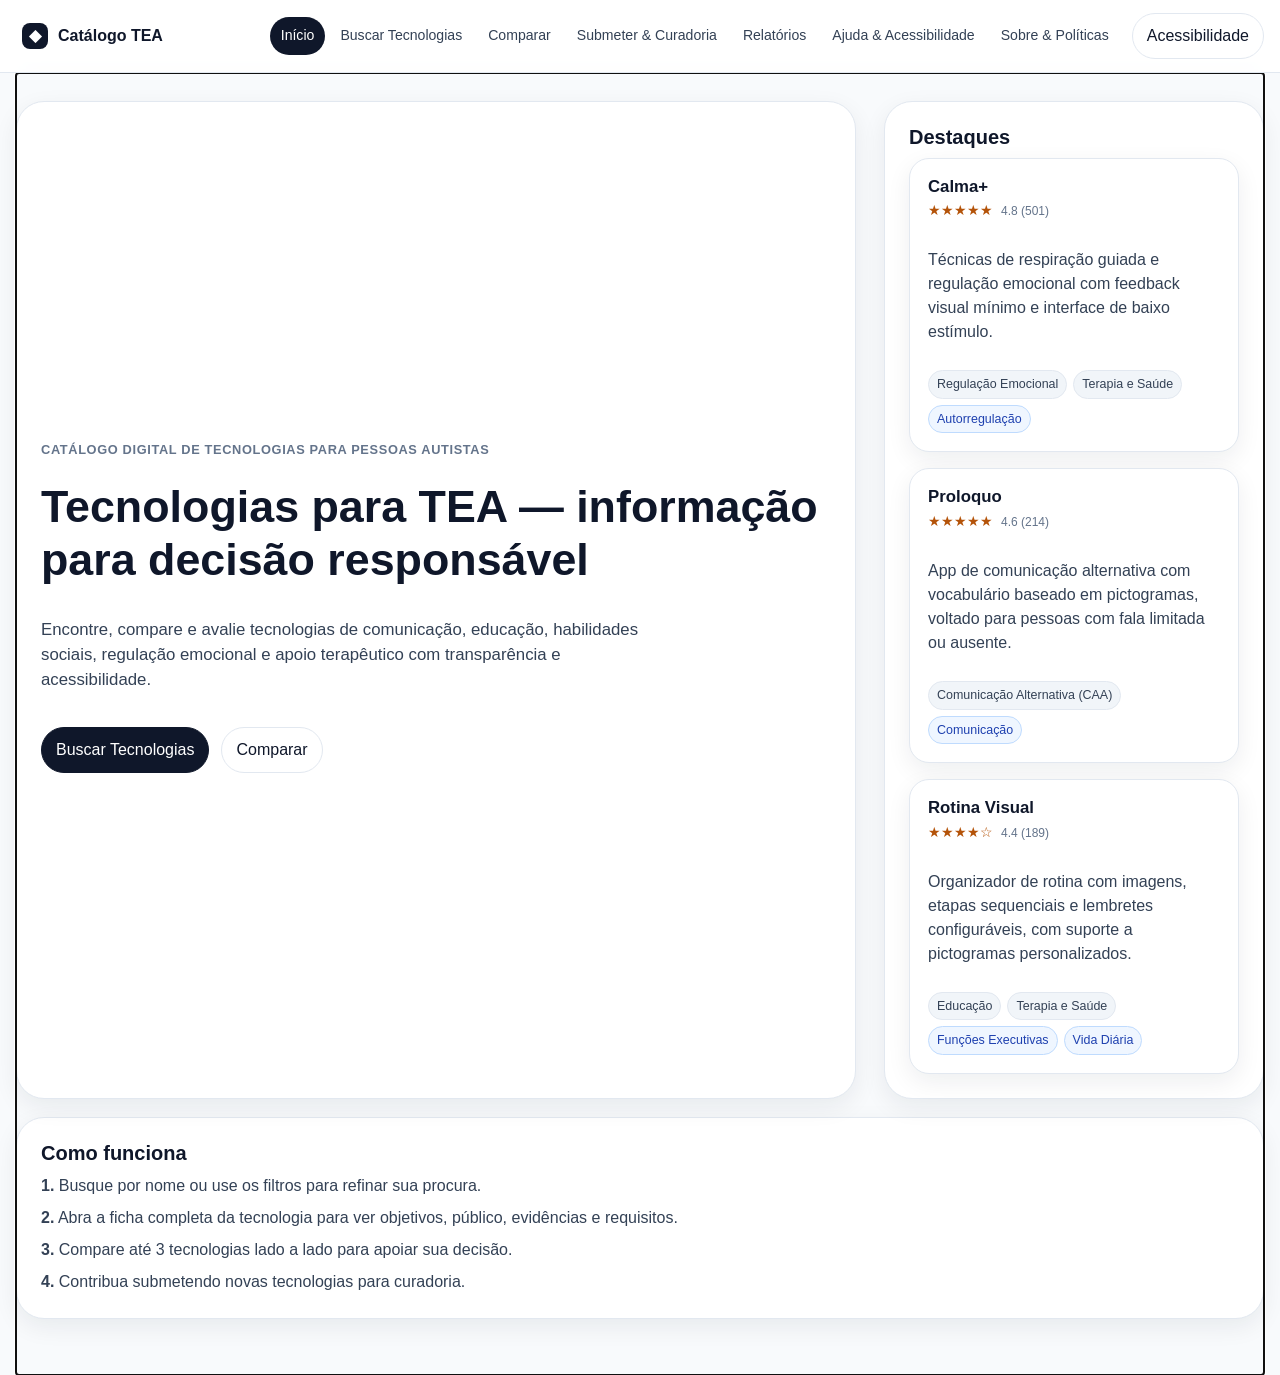
<file: docs/index.html>
<!DOCTYPE html>
<html lang="pt-BR">
<head>
  <meta charset="UTF-8">
  <meta name="viewport" content="width=device-width, initial-scale=1.0">
  <meta name="description" content="Catálogo digital de tecnologias para pessoas autistas — buscar, comparar e avaliar.">
  <title>Catálogo TEA</title>
  <link rel="stylesheet" href="styles.css">
</head>
<body>
  <a class="skip-link" href="#conteudo">Pular para o conteúdo principal</a>

  <header class="app-header">
    <div class="container header-inner">
      <button class="brand" data-route="inicio" aria-label="Ir para a página inicial">
        <span class="brand-icon" aria-hidden="true">◆</span>
        <span>Catálogo TEA</span>
      </button>
      <button class="menu-toggle" id="menuToggle" aria-expanded="false" aria-controls="mainNav">Menu</button>
      <nav id="mainNav" class="main-nav" aria-label="Navegação principal">
        <button data-route="inicio" class="nav-link">Início</button>
        <button data-route="buscar" class="nav-link">Buscar Tecnologias</button>
        <button data-route="comparar" class="nav-link">Comparar</button>
        <button data-route="submeter" class="nav-link">Submeter & Curadoria</button>
        <button data-route="relatorios" class="nav-link">Relatórios</button>
        <button data-route="ajuda" class="nav-link">Ajuda & Acessibilidade</button>
        <button data-route="sobre" class="nav-link">Sobre & Políticas</button>
      </nav>
      <button id="openPrefs" class="button button-secondary" aria-label="Preferências de acessibilidade">Acessibilidade</button>
    </div>
  </header>

  <div id="focusBanner" class="focus-banner hidden">Modo foco ativo: a interface está exibindo menos distrações.</div>

  <main id="conteudo" class="container app-main" tabindex="-1">

    <!-- ==================== INÍCIO ==================== -->
    <section id="viewInicio" class="view active" aria-labelledby="inicioTitle">
      <div class="hero">
        <div class="hero-content">
          <p class="eyebrow">Catálogo digital de tecnologias para pessoas autistas</p>
          <h1 id="inicioTitle">Tecnologias para TEA — informação para decisão responsável</h1>
          <p class="hero-text">Encontre, compare e avalie tecnologias de comunicação, educação, habilidades sociais, regulação emocional e apoio terapêutico com transparência e acessibilidade.</p>
          <div class="hero-actions">
            <button class="button button-primary" data-route="buscar">Buscar Tecnologias</button>
            <button class="button button-secondary" data-route="comparar">Comparar</button>
          </div>
        </div>
        <aside class="hero-panel" aria-label="Tecnologias em destaque">
          <h2>Destaques</h2>
          <div id="homeHighlights" class="apps-grid"></div>
        </aside>
      </div>
      <div class="card" style="margin-top:18px">
        <h2>Como funciona</h2>
        <div class="feature-list">
          <p><strong>1.</strong> Busque por nome ou use os filtros para refinar sua procura.</p>
          <p><strong>2.</strong> Abra a ficha completa da tecnologia para ver objetivos, público, evidências e requisitos.</p>
          <p><strong>3.</strong> Compare até 3 tecnologias lado a lado para apoiar sua decisão.</p>
          <p><strong>4.</strong> Contribua submetendo novas tecnologias para curadoria.</p>
        </div>
      </div>
    </section>

    <!-- ==================== BUSCAR TECNOLOGIAS ==================== -->
    <section id="viewBuscar" class="view" aria-labelledby="buscarTitle">
      <div class="section-header">
        <h1 id="buscarTitle">Catálogo TEA — Buscar Tecnologias</h1>
      </div>
      <div class="search-bar">
        <input type="search" id="buscarInput" placeholder="Buscar..." aria-label="Buscar tecnologias">
        <button class="button button-primary" id="btnPesquisar">Pesquisar</button>
        <button class="button button-secondary" id="btnLimpar">Limpar</button>
        <button class="button button-secondary" id="btnBuscarAcessibilidade">Acessibilidade</button>
      </div>
      <div class="buscar-layout">
        <aside class="facet-sidebar" aria-label="Filtros">
          <button class="facet-toggle-mobile" id="facetToggle" aria-expanded="false">Filtros <span aria-hidden="true">▾</span></button>
          <div class="facet-groups" id="facetGroups"></div>
          <p class="facet-footer">Requisitos / Idioma / Custo / Evidência</p>
        </aside>
        <div class="buscar-results">
          <div class="filters-active" id="activeFilters"></div>
          <p id="resultCount" class="result-count">Carregando...</p>
          <div id="resultsGrid" class="results-grid"></div>
          <div id="pagination" class="pagination"></div>
        </div>
      </div>
    </section>

    <!-- ==================== FICHA DA TECNOLOGIA ==================== -->
    <section id="viewFicha" class="view" aria-labelledby="fichaTitle">
      <div class="section-header">
        <h1 id="fichaTitle">Catálogo TEA — Ficha da Tecnologia</h1>
      </div>
      <button class="text-button" data-route="buscar">← Voltar para busca</button>
      <article id="fichaContent" class="ficha-content"></article>
    </section>

    <!-- ==================== COMPARAR TECNOLOGIAS ==================== -->
    <section id="viewComparar" class="view" aria-labelledby="compararTitle">
      <div class="section-header">
        <h1 id="compararTitle">Catálogo TEA — Comparar Tecnologias</h1>
        <p id="compareInstruction">Selecione até 3 itens para comparar.</p>
      </div>
      <div id="compareSelector" class="compare-selector"></div>
      <div id="compareContent">
        <div id="compareEmpty" class="compare-empty card">
          <p>Nenhuma tecnologia selecionada. Use a <button class="text-button" data-route="buscar">busca</button> para encontrar tecnologias e adicioná-las à comparação.</p>
        </div>
        <div id="compareTableWrapper" class="compare-table-wrapper hidden">
          <div class="table-scroll">
            <table class="compare-table" id="compareTable">
              <thead id="compareHead"></thead>
              <tbody id="compareBody"></tbody>
            </table>
          </div>
          <div class="compare-actions">
            <button class="button button-secondary" id="exportCSV">Exportar CSV</button>
            <button class="button button-secondary" id="exportPDF">Gerar Relatório (PDF)</button>
            <button class="button button-primary" id="saveCompare">Salvar Comparação</button>
          </div>
        </div>
      </div>
    </section>

    <!-- ==================== SUBMETER & CURADORIA ==================== -->
    <section id="viewSubmeter" class="view" aria-labelledby="submeterTitle">
      <div class="section-header">
        <h1 id="submeterTitle">Catálogo TEA — Submeter & Curadoria</h1>
        <p>Contribua com novas tecnologias para o catálogo. Preencha os dados nos passos abaixo.</p>
      </div>
      <div class="step-indicator" id="stepIndicator">
        <span class="step active" data-step="1">Identificação</span>
        <span class="step-arrow" aria-hidden="true">→</span>
        <span class="step" data-step="2">Metadados</span>
        <span class="step-arrow" aria-hidden="true">→</span>
        <span class="step" data-step="3">Evidência & Acc.</span>
        <span class="step-arrow" aria-hidden="true">→</span>
        <span class="step" data-step="4">Revisão & Envio</span>
      </div>
      <div class="card step-form" id="submitFormContainer">
        <form id="submitForm" novalidate>
          <div class="step-form-page active" data-page="1">
            <h2>Identificação da Tecnologia</h2>
            <div class="form-grid">
              <label>Nome da tecnologia *<input id="subNome" required></label>
              <label>Versão <input id="subVersao" placeholder="Ex.: 2.1.0"></label>
              <label>Fornecedor *<input id="subFornecedor" required></label>
              <label>Site / Link <input id="subLink" type="url" placeholder="https://"></label>
            </div>
          </div>
          <div class="step-form-page" data-page="2">
            <h2>Metadados</h2>
            <div class="form-grid">
              <label>Categoria tecnológica<select id="subCategoria"><option>Apps/Plataformas Web</option><option>CAA</option><option>Jogos Sérios</option><option>RV/RA</option><option>Robótica</option><option>Vestíveis</option><option>IA</option></select></label>
              <label>Objetivo principal<select id="subObjetivo"><option>Comunicação</option><option>Habilidades Sociais</option><option>Autorregulação</option><option>Funções Executivas</option><option>Alfabetização</option><option>Vida Diária</option></select></label>
              <label>Público-alvo<select id="subPublico"><option>Crianças</option><option>Adolescentes</option><option>Adultos</option><option>Todos</option></select></label>
              <label>Nível de apoio<select id="subNivel"><option>Nível 1</option><option>Nível 2</option><option>Nível 3</option><option>Todos</option></select></label>
              <label>Contexto de uso<select id="subContexto"><option>Escola</option><option>Clínica</option><option>Domicílio</option><option>Múltiplos</option></select></label>
              <label>Modelo de licença<select id="subPreco"><option>Gratuito</option><option>Freemium</option><option>Pago</option><option>Assinatura</option></select></label>
            </div>
          </div>
          <div class="step-form-page" data-page="3">
            <h2>Evidência & Acessibilidade</h2>
            <div class="form-grid">
              <label>Tipo de evidência<select id="subEvidencia"><option>Não disponível</option><option>Relato de caso</option><option>Estudo piloto</option><option>Quase-experimental</option><option>Ensaio clínico</option><option>Revisão sistemática</option></select></label>
              <label>Recursos de acessibilidade<div class="checkbox-list" id="subAccessCheckboxes"></div></label>
            </div>
          </div>
          <div class="step-form-page" data-page="4">
            <h2>Revisão & Envio</h2>
            <div id="submitReview" class="submit-review"></div>
          </div>
          <div class="step-nav">
            <button type="button" class="button button-secondary" id="stepPrev">Anterior</button>
            <button type="button" class="button button-primary" id="stepNext">Próximo</button>
            <button type="submit" class="button button-primary hidden" id="stepSubmit">Enviar para curadoria</button>
          </div>
        </form>
        <p id="submitFeedback" class="success-message hidden">Tecnologia submetida com sucesso! Ela será revisada pela equipe de curadoria.</p>
      </div>
    </section>

    <!-- ==================== RELATÓRIOS ==================== -->
    <section id="viewRelatorios" class="view" aria-labelledby="relatoriosTitle">
      <div class="section-header">
        <h1 id="relatoriosTitle">Catálogo TEA — Relatórios</h1>
        <p>Indicadores de cobertura e atualização do catálogo.</p>
      </div>
      <div id="reportGrid" class="report-grid"></div>
    </section>

    <!-- ==================== AJUDA & ACESSIBILIDADE ==================== -->
    <section id="viewAjuda" class="view" aria-labelledby="ajudaTitle">
      <div class="section-header">
        <h1 id="ajudaTitle">Catálogo TEA — Ajuda & Acessibilidade</h1>
      </div>
      <div class="two-columns">
        <article class="card">
          <h2>Guias de Uso</h2>
          <p>Orientações rápidas para navegar no catálogo.</p>
          <ul class="guide-list">
            <li><strong>Buscar:</strong> digite o nome ou palavra-chave no campo de busca. Use os filtros na lateral para refinar por categoria, objetivo, público, nível de apoio, contexto ou acessibilidade.</li>
            <li><strong>Ficha:</strong> clique em "Ver detalhes" em qualquer card para abrir a ficha completa com objetivos, público, evidências, requisitos e muito mais.</li>
            <li><strong>Comparar:</strong> marque até 3 tecnologias e vá para a tela de Comparar para visualizá-las lado a lado.</li>
            <li><strong>Submeter:</strong> use o formulário em etapas para sugerir uma nova tecnologia para o catálogo.</li>
          </ul>
        </article>
        <article class="card">
          <h2>Configurações de Acessibilidade</h2>
          <p>Ajuste a interface às suas preferências.</p>
          <label class="toggle-row"><span><strong>Alto contraste</strong><small>Aumenta o contraste entre texto e fundo.</small></span><input type="checkbox" id="ajContraste"></label>
          <label class="toggle-row"><span><strong>Modo foco</strong><small>Reduz distrações e centraliza o conteúdo.</small></span><input type="checkbox" id="ajFoco"></label>
          <label class="toggle-row"><span><strong>Leitura Fácil</strong><small>Descrições mais curtas e diretas.</small></span><input type="checkbox" id="ajLeituraFacil"></label>
          <label class="toggle-row"><span><strong>Reduzir animações</strong><small>Evita transições visuais desnecessárias.</small></span><input type="checkbox" id="ajAnimacoes"></label>
        </article>
      </div>
      <article class="card" style="margin-top:18px">
        <h2>Glossário</h2>
        <dl class="glossary">
          <dt>CAA</dt><dd>Comunicação Alternativa e Ampliada — uso de símbolos, imagens ou dispositivos para apoiar ou substituir a fala.</dd>
          <dt>A11y</dt><dd>Abreviação de "Accessibility" (acessibilidade). O número 11 representa as letras entre A e Y.</dd>
          <dt>Nível de Apoio</dt><dd>Classificação do grau de suporte: 1 (requer apoio), 2 (requer apoio substancial), 3 (requer apoio muito substancial).</dd>
          <dt>Leitura Fácil</dt><dd>Adaptação de textos para linguagem simples, direta e com frases curtas.</dd>
          <dt>Baixo estímulo sensorial</dt><dd>Interface com menos sons, animações e elementos visuais simultâneos.</dd>
        </dl>
      </article>
    </section>

    <!-- ==================== SOBRE & POLÍTICAS ==================== -->
    <section id="viewSobre" class="view" aria-labelledby="sobreTitle">
      <div class="section-header">
        <h1 id="sobreTitle">Catálogo TEA — Sobre & Políticas</h1>
      </div>
      <div class="card"><h2>Metodologia</h2><p>Este catálogo foi desenvolvido seguindo o método <em>Design Science Research</em> (DSR), com revisão sistemática da literatura e estudo de caso com perfis de usuários (educadores, pessoas autistas e familiares/cuidadores).</p></div>
      <div class="card"><h2>Governança e Curadoria</h2><p>As tecnologias são revisadas por uma equipe especializada. Cada entrada inclui proveniência (fonte), data da última revisão e histórico de alterações para garantir transparência e rastreabilidade.</p></div>
      <div class="card"><h2>LGPD e Privacidade</h2><p>Este catálogo não coleta dados pessoais dos usuários. Preferências, favoritos e avaliações são armazenados localmente no navegador e podem ser removidos a qualquer momento.</p></div>
      <div class="card"><h2>Como citar este catálogo</h2><p><strong>ABNT:</strong> LOUZADA, [Nome]. Catálogo TEA: catálogo digital de tecnologias para pessoas autistas. 2025.</p><p><strong>APA:</strong> Louzada, [Nome]. (2025). Catálogo TEA. https://...</p></div>
    </section>
  </main>

  <!-- ==================== PREFERENCES MODAL ==================== -->
  <div id="prefsModal" class="modal-backdrop hidden" role="dialog" aria-modal="true" aria-labelledby="prefsTitle">
    <section class="modal">
      <div class="modal-header">
        <h2 id="prefsTitle">Preferências de Acessibilidade</h2>
        <button id="closePrefs" class="icon-button" aria-label="Fechar preferências">×</button>
      </div>
      <label class="toggle-row"><span><strong>Modo foco</strong><small>Reduz distrações e centraliza o conteúdo.</small></span><input type="checkbox" id="prefFocus"></label>
      <label class="toggle-row"><span><strong>Leitura Fácil</strong><small>Descrições mais curtas e diretas.</small></span><input type="checkbox" id="prefFacil"></label>
      <label class="toggle-row"><span><strong>Alto contraste</strong><small>Aumenta o contraste entre texto, fundo e bordas.</small></span><input type="checkbox" id="prefContrast"></label>
      <label class="toggle-row"><span><strong>Reduzir animações</strong><small>Evita transições visuais desnecessárias.</small></span><input type="checkbox" id="prefMotion" checked></label>
      <div class="right-actions"><button id="applyPrefs" class="button button-primary">Aplicar</button></div>
    </section>
  </div>

  <!-- ==================== CITE MODAL ==================== -->
  <div id="citeModal" class="modal-backdrop hidden" role="dialog" aria-modal="true" aria-labelledby="citeTitle">
    <section class="modal cite-modal">
      <div class="modal-header">
        <h2 id="citeTitle">Citar tecnologia</h2>
        <button id="closeCite" class="icon-button" aria-label="Fechar">×</button>
      </div>
      <div class="cite-format-tabs" role="tablist">
        <button class="cite-format-btn active" role="tab" data-format="abnt">ABNT</button>
        <button class="cite-format-btn" role="tab" data-format="apa">APA</button>
        <button class="cite-format-btn" role="tab" data-format="bibtex">BibTeX</button>
      </div>
      <div class="cite-output" id="citeOutput" readonly></div>
      <button class="button button-primary" id="citeCopy">Copiar</button>
    </section>
  </div>

  <div id="tooltipContainer" class="tooltip-container hidden" role="tooltip"></div>

  <script src="app.js"></script>
</body>
</html>
</file>
<file: docs/styles.css>
:root{--bg:#f8fafc;--surface:#fff;--surface-soft:#f1f5f9;--text:#334155;--text-strong:#0f172a;--muted:#64748b;--border:#e2e8f0;--primary:#0f172a;--primary-text:#fff;--success:#15803d;--warning:#b45309;--danger:#b91c1c;--radius-sm:8px;--radius-md:14px;--radius-lg:20px;--radius-xl:28px;--shadow:0 8px 24px rgba(15,23,42,.07);--max:1280px;--focus:3px solid #2563eb}
*{box-sizing:border-box}html{scroll-behavior:smooth}body{margin:0;background:var(--bg);color:var(--text);font-family:Arial,Helvetica,sans-serif;line-height:1.5}body.reduce-motion *,body.reduce-motion *::before,body.reduce-motion *::after{animation:none!important;transition:none!important;scroll-behavior:auto!important}body.high-contrast{--bg:#fff;--surface:#fff;--surface-soft:#fff;--text:#000;--text-strong:#000;--muted:#111;--border:#000;--primary:#000;--primary-text:#fff;--shadow:none}body.focus-mode .container{max-width:820px}body.focus-mode .hero{grid-template-columns:1fr}body.focus-mode .hero-panel,body.focus-mode .feature-list{display:none}button,input,textarea,select{font:inherit}button{cursor:pointer}button:focus,input:focus,textarea:focus,select:focus,a:focus{outline:var(--focus);outline-offset:2px}.skip-link{position:absolute;left:12px;top:-48px;z-index:999;background:var(--primary);color:var(--primary-text);padding:10px 14px;border-radius:var(--radius-sm)}.skip-link:focus{top:12px}.container{width:min(100% - 32px,var(--max));margin-inline:auto}.app-header{position:sticky;top:0;z-index:20;background:rgba(255,255,255,.92);backdrop-filter:blur(10px);border-bottom:1px solid var(--border)}.high-contrast .app-header{background:#fff}.header-inner{display:flex;align-items:center;gap:12px;min-height:72px}.brand{border:0;background:transparent;color:var(--text-strong);display:inline-flex;align-items:center;gap:10px;font-weight:700;font-size:1rem}.brand-icon{width:26px;height:26px;display:inline-grid;place-items:center;border-radius:8px;background:var(--primary);color:var(--primary-text)}.main-nav{margin-left:auto;display:flex;align-items:center;gap:4px;flex-wrap:wrap}.nav-link{border:1px solid transparent;background:transparent;color:var(--text);border-radius:999px;padding:7px 10px;font-size:.88rem;white-space:nowrap}.nav-link:hover{border-color:var(--border);background:var(--surface-soft)}.nav-link.active{background:var(--primary);color:var(--primary-text)}.menu-toggle{display:none;margin-left:auto;border:1px solid var(--border);background:var(--surface);border-radius:999px;padding:8px 12px}.button,.text-button,.icon-button{border:1px solid var(--border);border-radius:999px;background:var(--surface);color:var(--text-strong);padding:10px 14px;display:inline-flex;align-items:center;justify-content:center;gap:8px;text-decoration:none;white-space:nowrap}.button-primary{border-color:var(--primary);background:var(--primary);color:var(--primary-text)}.button-secondary{background:var(--surface)}.text-button{border:0;background:transparent;padding-left:0;text-decoration:underline;color:var(--primary)}.icon-button{width:42px;height:42px;font-size:1.5rem;padding:0}.app-main{padding:28px 0 56px}.view{display:none}.view.active{display:block}.focus-banner{background:#fef3c7;color:#78350f;text-align:center;padding:10px;border-bottom:1px solid #f59e0b}.hidden{display:none!important}.hero{display:grid;grid-template-columns:1fr 380px;gap:28px;align-items:stretch}.hero-content,.hero-panel,.card,.search-panel,.filter-card,.detail-card,.ficha-content{background:var(--surface);border:1px solid var(--border);border-radius:var(--radius-xl);padding:24px;box-shadow:var(--shadow)}.hero-content{min-height:400px;display:flex;flex-direction:column;justify-content:center}.eyebrow{color:var(--muted);font-weight:700;text-transform:uppercase;letter-spacing:.05em;font-size:.8rem}h1,h2,h3{color:var(--text-strong);line-height:1.18}h1{font-size:clamp(1.6rem,3.5vw,2.8rem);margin:8px 0 14px}h2{font-size:1.25rem;margin-top:0;margin-bottom:8px}h3{font-size:1.05rem;margin:0 0 4px}.hero-text{font-size:1.05rem;max-width:64ch;color:var(--text)}.hero-actions,.right-actions{display:flex;gap:12px;flex-wrap:wrap;margin-top:18px}.right-actions{justify-content:flex-end}.feature-list p{margin:8px 0}.apps-grid{display:grid;gap:16px;grid-template-columns:repeat(auto-fill,minmax(250px,1fr))}.app-card{background:var(--surface);border:1px solid var(--border);border-radius:var(--radius-lg);padding:18px;box-shadow:var(--shadow);display:flex;flex-direction:column;gap:10px}.app-card-header{display:flex;align-items:start;justify-content:space-between;gap:12px}.favorite{border:1px solid var(--border);background:var(--surface);border-radius:999px;width:38px;height:38px;font-size:1.1rem;flex-shrink:0}.favorite.active{color:#be123c;border-color:#be123c}.rating{display:flex;align-items:center;gap:4px;color:var(--warning);font-size:.9rem}.rating small{color:var(--muted);margin-left:4px}.pill-list{display:flex;flex-wrap:wrap;gap:6px}.pill{border:1px solid var(--border);background:var(--surface-soft);color:var(--text);border-radius:999px;padding:4px 8px;font-size:.78rem;white-space:nowrap}.section-header{margin-bottom:18px}.section-header p{margin-top:0;color:var(--muted)}.card p:last-child{margin-bottom:0}.search-bar{display:flex;gap:10px;margin-bottom:18px;align-items:center;flex-wrap:wrap}.search-bar input{flex:1;min-width:200px;border:1px solid var(--border);background:var(--surface);color:var(--text);border-radius:var(--radius-md);padding:12px 14px}.buscar-layout{display:grid;grid-template-columns:260px 1fr;gap:20px;align-items:start}.facet-sidebar{background:var(--surface);border:1px solid var(--border);border-radius:var(--radius-lg);padding:16px;box-shadow:var(--shadow);position:sticky;top:100px}.facet-toggle-mobile{display:none;width:100%;padding:10px;border:1px solid var(--border);background:var(--surface);border-radius:var(--radius-md);text-align:left;font-weight:700}.facet-groups{display:grid;gap:4px}.facet-group{border-bottom:1px solid var(--border);padding:4px 0}.facet-group:last-child{border-bottom:0}.facet-group-header{width:100%;text-align:left;border:0;background:transparent;color:var(--text-strong);font-weight:700;font-size:.88rem;padding:8px 0;display:flex;justify-content:space-between;align-items:center}.facet-group-header::after{content:"▾";font-size:.7rem;color:var(--muted);transition:transform .2s}.facet-group-header.collapsed::after{transform:rotate(-90deg)}.facet-group-body{display:grid;gap:6px;padding:2px 0 6px 4px}.facet-group-body.collapsed{display:none}.facet-group-body label{display:flex;align-items:center;gap:8px;font-size:.85rem;color:var(--text);cursor:pointer}.facet-group-body input{width:16px;height:16px;flex-shrink:0}.facet-footer{margin:12px 0 0;font-size:.78rem;color:var(--muted);font-style:italic;text-align:center}.buscar-results{min-height:300px}.filters-active{display:flex;flex-wrap:wrap;gap:8px;margin-bottom:12px;min-height:0}.filter-chip{display:inline-flex;align-items:center;gap:6px;background:var(--surface-soft);border:1px solid var(--border);border-radius:999px;padding:4px 10px;font-size:.8rem}.filter-chip-remove{border:0;background:transparent;color:var(--muted);cursor:pointer;font-size:1rem;padding:0;line-height:1}.filter-chip-remove:hover{color:var(--danger)}.result-count{font-size:.9rem;color:var(--muted);margin:0 0 12px}.results-grid{display:grid;grid-template-columns:repeat(auto-fill,minmax(280px,1fr));gap:16px}.result-card{background:var(--surface);border:1px solid var(--border);border-radius:var(--radius-lg);padding:16px;box-shadow:var(--shadow);display:flex;flex-direction:column;gap:8px}.result-card-top{display:flex;align-items:flex-start;gap:10px}.result-card-check{width:20px;height:20px;margin-top:3px;flex-shrink:0}.result-card-title{flex:1}.result-card-title h3{margin:0;font-size:1rem}.result-card-chips{display:flex;flex-wrap:wrap;gap:4px;margin-top:4px}.chip{border:1px solid var(--border);background:var(--surface-soft);border-radius:999px;padding:2px 8px;font-size:.72rem;color:var(--text);white-space:nowrap}.chip-objetivo{border-color:#bfdbfe;background:#eff6ff;color:#1e40af}.chip-publico{border-color:#ddd6fe;background:#f5f3ff;color:#5b21b6}.chip-nivel{border-color:#fecaca;background:#fef2f2;color:#991b1b}.chip-a11y{border-color:#bbf7d0;background:#f0fdf4;color:#166534}.chip-atualizacao{border-color:#fde68a;background:#fffbeb;color:#92400e}.result-card-actions{display:flex;gap:8px;margin-top:4px}.compare-check-label{display:flex;align-items:center;gap:6px;font-size:.82rem;color:var(--muted);cursor:pointer}.pagination{display:flex;align-items:center;justify-content:center;gap:6px;margin-top:24px}.page-btn{border:1px solid var(--border);background:var(--surface);border-radius:var(--radius-sm);padding:6px 12px;font-size:.88rem;min-width:36px;text-align:center}.page-btn:hover{background:var(--surface-soft)}.page-btn.active{border-color:var(--primary);background:var(--primary);color:var(--primary-text)}.page-btn:disabled{opacity:.4;cursor:default}.empty-state{text-align:center;padding:48px 24px;color:var(--muted)}.empty-state p{font-size:1.05rem;margin:8px 0}.ficha-content{padding:0;background:transparent;border:0;box-shadow:none;display:grid;gap:18px}.ficha-header{background:var(--surface);border:1px solid var(--border);border-radius:var(--radius-xl);padding:24px;box-shadow:var(--shadow);display:flex;align-items:flex-start;justify-content:space-between;gap:16px;flex-wrap:wrap}.ficha-header h2{margin:0;font-size:1.5rem}.ficha-versao{color:var(--muted);font-size:.9rem;margin:4px 0 0}.ficha-actions{display:flex;gap:8px;flex-wrap:wrap}.badge-row{display:flex;gap:12px;flex-wrap:wrap}.badge{background:var(--surface);border:1px solid var(--border);border-radius:var(--radius-md);padding:8px 16px;font-size:.85rem;font-weight:700;cursor:pointer;position:relative;display:inline-flex;align-items:center;gap:8px;box-shadow:var(--shadow)}.badge-evidence{border-left:4px solid #2563eb}.badge-access{border-left:4px solid #16a34a}.badge-update{border-left:4px solid #ca8a04}.badge::after{content:"?";display:inline-flex;align-items:center;justify-content:center;width:16px;height:16px;border-radius:50%;background:var(--surface-soft);font-size:.65rem;color:var(--muted)}.badge-tooltip{position:absolute;top:calc(100% + 8px);left:0;z-index:30;background:var(--text-strong);color:#fff;border-radius:var(--radius-sm);padding:10px 14px;font-size:.82rem;font-weight:400;width:280px;box-shadow:0 4px 12px rgba(0,0,0,.25);line-height:1.4}.badge-tooltip::before{content:"";position:absolute;top:-6px;left:20px;width:12px;height:12px;background:var(--text-strong);transform:rotate(45deg)}.ficha-body{display:grid;grid-template-columns:1fr 1fr;gap:18px;align-items:start}.ficha-col-left,.ficha-col-right{display:grid;gap:18px}.ficha-section{background:var(--surface);border:1px solid var(--border);border-radius:var(--radius-xl);padding:20px;box-shadow:var(--shadow)}.ficha-section h2{font-size:1.1rem;border-bottom:1px solid var(--border);padding-bottom:8px;margin-bottom:12px}.ficha-section ul,.ficha-section dl{margin:0;padding-left:18px}.ficha-section li{margin-bottom:6px}.ficha-section dt{font-weight:700;color:var(--text-strong);margin-top:10px}.ficha-section dd{margin:0 0 6px;color:var(--text)}.ficha-section .pill-list{margin-top:8px}.compare-selector{display:flex;gap:12px;flex-wrap:wrap;margin-bottom:18px;min-height:0}.compare-selector-item{display:flex;align-items:center;gap:10px;background:var(--surface);border:1px solid var(--border);border-radius:var(--radius-lg);padding:12px 16px;box-shadow:var(--shadow);flex:1;min-width:180px;max-width:300px}.compare-selector-item .favorite{width:32px;height:32px;font-size:.9rem}.compare-selector-remove{border:0;background:transparent;color:var(--muted);cursor:pointer;font-size:1.2rem;padding:0;line-height:1;margin-left:auto}.compare-selector-remove:hover{color:var(--danger)}.compare-empty{text-align:center;padding:40px 24px}.compare-table-wrapper{overflow:hidden;border:1px solid var(--border);border-radius:var(--radius-xl);background:var(--surface);box-shadow:var(--shadow)}.table-scroll{overflow-x:auto}.compare-table{width:100%;border-collapse:collapse;font-size:.88rem}.compare-table th,.compare-table td{border:1px solid var(--border);padding:10px 14px;text-align:left;vertical-align:top}.compare-table thead th{background:var(--surface-soft);font-weight:700;color:var(--text-strong);white-space:nowrap}.compare-table tbody tr:nth-child(even){background:var(--surface-soft)}.compare-table .field-name{font-weight:700;color:var(--text-strong);white-space:nowrap;width:1%}.compare-actions{display:flex;gap:12px;padding:16px;flex-wrap:wrap}.step-indicator{display:flex;align-items:center;gap:8px;margin-bottom:20px;flex-wrap:wrap;font-size:.88rem}.step{border:1px solid var(--border);background:var(--surface);border-radius:999px;padding:6px 14px;color:var(--muted)}.step.active{border-color:var(--primary);background:var(--primary);color:var(--primary-text)}.step-arrow{color:var(--muted);font-size:.85rem}.step-form-page{display:none}.step-form-page.active{display:block}.form-grid{display:grid;grid-template-columns:1fr 1fr;gap:14px}select{width:100%;border:1px solid var(--border);background:var(--surface);color:var(--text);border-radius:var(--radius-md);padding:12px 14px;appearance:auto}.step-nav{display:flex;gap:12px;margin-top:18px;justify-content:space-between}.submit-review{border:1px solid var(--border);border-radius:var(--radius-md);padding:16px;background:var(--surface-soft);font-size:.9rem}.submit-review p{margin:4px 0}.success-message{color:var(--success);font-weight:700;margin-top:12px}.report-grid{display:grid;grid-template-columns:repeat(auto-fill,minmax(200px,1fr));gap:16px}.report-card{background:var(--surface);border:1px solid var(--border);border-radius:var(--radius-lg);padding:20px;box-shadow:var(--shadow);text-align:center}.report-number{font-size:2.4rem;font-weight:700;color:var(--primary);line-height:1.2}.report-label{color:var(--muted);font-size:.88rem;margin-top:4px}.cite-modal .cite-format-tabs{display:flex;gap:4px;margin:16px 0 12px}.cite-format-btn{border:1px solid var(--border);background:var(--surface);border-radius:var(--radius-sm);padding:8px 16px;font-size:.85rem}.cite-format-btn.active{border-color:var(--primary);background:var(--primary);color:var(--primary-text)}.cite-output{background:var(--surface-soft);border:1px solid var(--border);border-radius:var(--radius-md);padding:16px;font-family:monospace;font-size:.85rem;white-space:pre-wrap;word-break:break-word;min-height:80px}.tooltip-container{position:fixed;z-index:50;pointer-events:none;max-width:300px;background:var(--text-strong);color:#fff;border-radius:var(--radius-sm);padding:8px 12px;font-size:.82rem;line-height:1.4;box-shadow:0 4px 12px rgba(0,0,0,.25)}.guide-list li{margin-bottom:10px;line-height:1.4}.modal-backdrop{position:fixed;inset:0;z-index:40;background:rgba(15,23,42,.45);display:grid;place-items:center;padding:18px}.modal{width:min(100%,560px);background:var(--surface);border:1px solid var(--border);border-radius:var(--radius-xl);box-shadow:var(--shadow);padding:22px;max-height:90vh;overflow-y:auto}.modal-header{display:flex;align-items:center;justify-content:space-between;gap:16px}.toggle-row{display:flex;align-items:center;justify-content:space-between;gap:16px;border:1px solid var(--border);border-radius:var(--radius-lg);padding:14px;margin:12px 0}.toggle-row small{display:block;color:var(--muted);margin-top:2px}.toggle-row input{width:22px;height:22px;flex-shrink:0}.glossary dt{font-weight:700;color:var(--text-strong);margin-top:10px}.glossary dd{margin:0 0 10px;color:var(--text)}.checkbox-list{display:grid;gap:8px}.checkbox-list label{display:flex;align-items:center;gap:8px;font-size:.88rem;cursor:pointer}.checkbox-list input{width:16px;height:16px}

@media (max-width:1024px){.buscar-layout{grid-template-columns:1fr}.facet-sidebar{position:static;margin-bottom:16px}.facet-toggle-mobile{display:block}.facet-groups{display:none}.facet-groups.open{display:grid}.facet-footer{display:none}.ficha-body{grid-template-columns:1fr}.form-grid{grid-template-columns:1fr}}

@media (max-width:768px){.hero,.two-columns{grid-template-columns:1fr}.main-nav{display:none;position:absolute;left:16px;right:16px;top:72px;background:var(--surface);border:1px solid var(--border);border-radius:var(--radius-lg);padding:12px;box-shadow:var(--shadow)}.main-nav.open{display:grid}.menu-toggle{display:inline-flex}.header-inner{position:relative}.search-bar{flex-direction:column;align-items:stretch}.search-bar input{min-width:0}.compare-actions{flex-direction:column}.step-indicator{font-size:.8rem;gap:4px}.step{padding:4px 10px}.report-grid{grid-template-columns:1fr 1fr}}

@media (max-width:480px){.container{width:min(100% - 20px,var(--max))}.hero-content,.hero-panel,.card,.search-panel,.filter-card,.detail-card{padding:18px}.hero-actions,.right-actions{flex-direction:column}.button{width:100%}.results-grid{grid-template-columns:1fr}.report-grid{grid-template-columns:1fr}}
</file>
